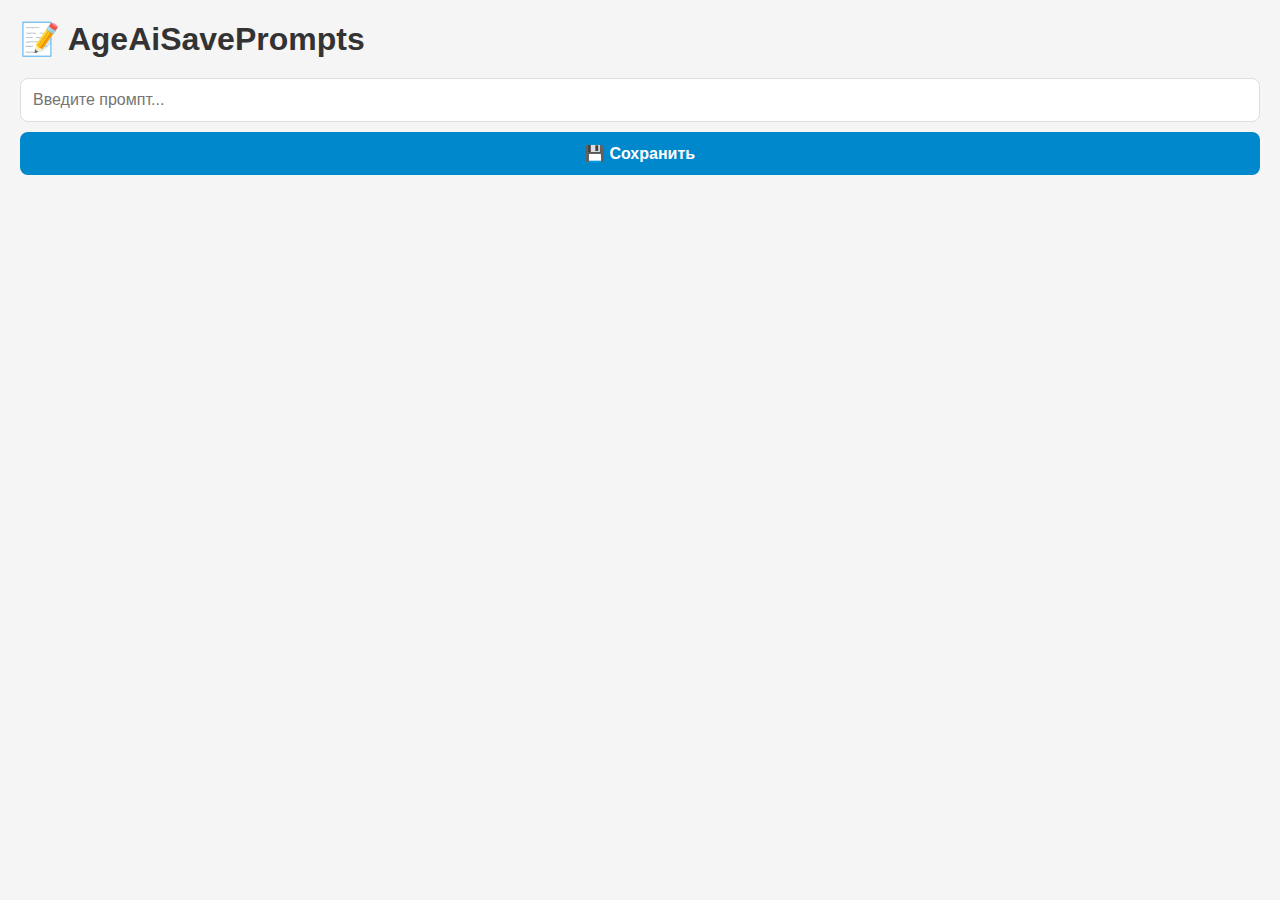
<file: indxCopy.html>
<!DOCTYPE html>
<html>

<head>
    <meta charset="UTF-8" />
    <meta name="viewport" content="width=device-width, initial-scale=1" />
    <title>AgeAiSavePrompts</title>
    <script src="https://telegram.org/js/telegram-web-app.js"></script>
    <style>
        * {
            margin: 0;
            padding: 0;
            box-sizing: border-box;
        }

        body {
            font-family: Arial, sans-serif;
            padding: 20px;
            background: #f5f5f5;
        }

        h1 {
            margin-bottom: 20px;
            color: #333;
        }

        input {
            width: 100%;
            padding: 12px;
            margin-bottom: 10px;
            border: 1px solid #ddd;
            border-radius: 8px;
            font-size: 16px;
        }

        button {
            width: 100%;
            padding: 12px;
            background: #0088cc;
            color: white;
            border: none;
            border-radius: 8px;
            font-size: 16px;
            cursor: pointer;
            font-weight: bold;
        }

        button:hover {
            background: #006fa3;
        }

        .prompt-item {
            background: white;
            padding: 12px;
            margin: 10px 0;
            border-radius: 8px;
            border-left: 4px solid #0088cc;
            display: flex;
            justify-content: space-between;
            align-items: center;
        }

        .delete-btn {
            background: #ff4444;
            padding: 6px 12px;
            font-size: 14px;
            width: auto;
        }
    </style>
</head>

<body>
    <h1>📝 AgeAiSavePrompts</h1>

    <input type="text" id="promptInput" placeholder="Введите промпт..." />
    <button onclick="addPrompt()">💾 Сохранить</button>

    <div id="promptsList"></div>

    <script>
        // Загружаем сохранённые промпты
        function loadPrompts() {
            const prompts = JSON.parse(localStorage.getItem('prompts') || '[]');
            const list = document.getElementById('promptsList');
            list.innerHTML = '';

            prompts.forEach((p, i) => {
                const div = document.createElement('div');
                div.className = 'prompt-item';
                div.innerHTML = `
          <span>${p}</span>
          <button class="delete-btn" onclick="deletePrompt(${i})">Удалить</button>
        `;
                list.appendChild(div);
            });
        }

        // Добавляем промпт
        function addPrompt() {
            const input = document.getElementById('promptInput');
            const prompt = input.value.trim();

            if (!prompt) {
                alert('Введите промпт!');
                return;
            }

            const prompts = JSON.parse(localStorage.getItem('prompts') || '[]');
            prompts.unshift(prompt); // Добавляем в начало
            localStorage.setItem('prompts', JSON.stringify(prompts));

            input.value = '';
            loadPrompts();
        }

        // Удаляем промпт
        function deletePrompt(index) {
            const prompts = JSON.parse(localStorage.getItem('prompts') || '[]');
            prompts.splice(index, 1);
            localStorage.setItem('prompts', JSON.stringify(prompts));
            loadPrompts();
        }

        // При загрузке показываем промпты
        loadPrompts();
    </script>
</body>

</html>
</file>
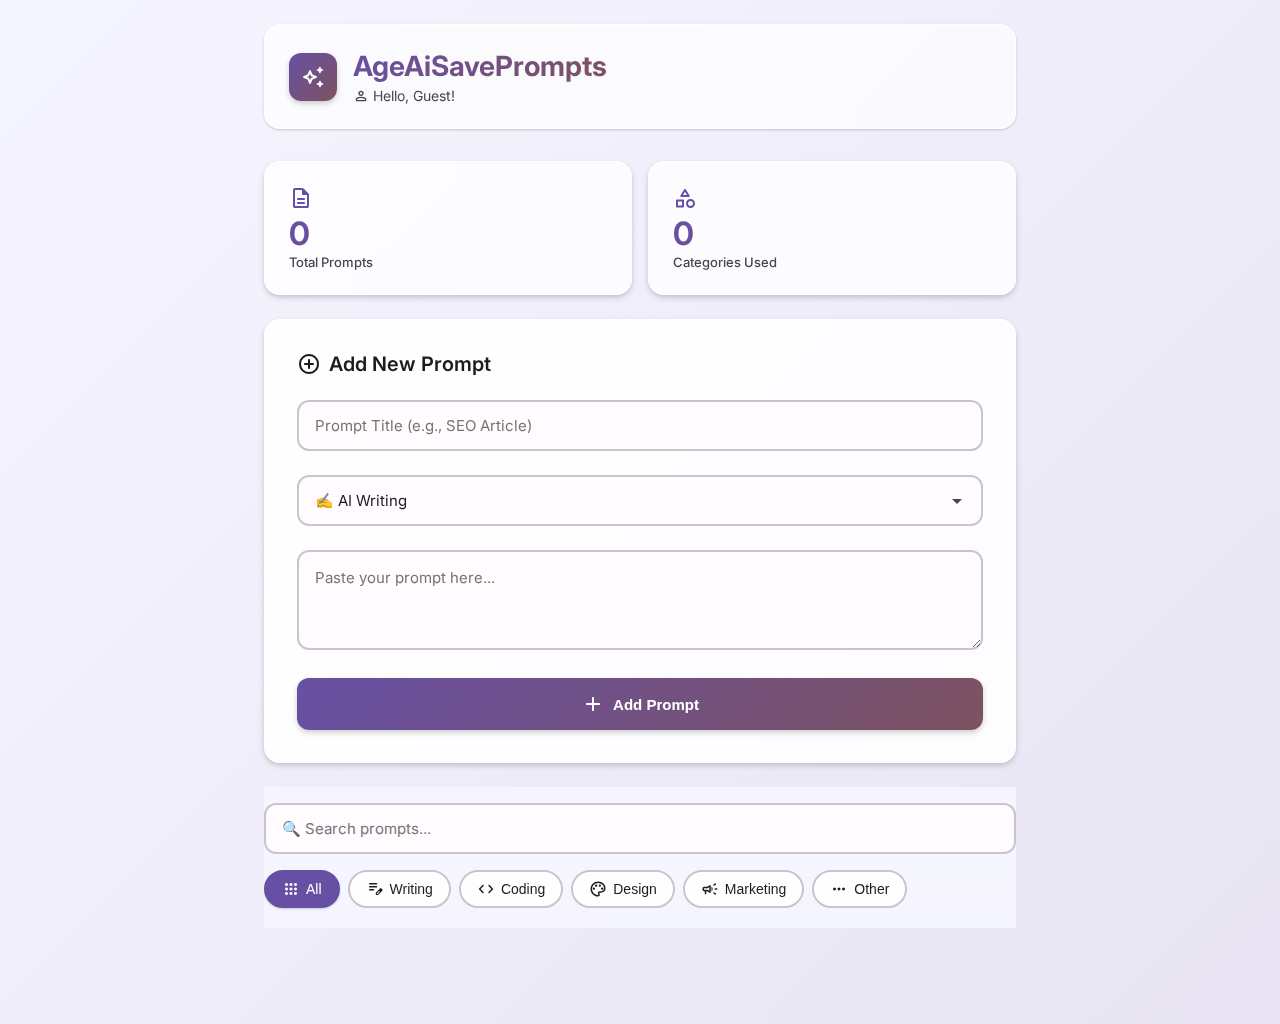
<file: IndxLocalStrg.html>
<!DOCTYPE html>
<html lang="en">

<head>
    <meta charset="UTF-8">
    <meta name="viewport" content="width=device-width, initial-scale=1.0, maximum-scale=1.0, user-scalable=no">
    <title>AgeAiSavePrompts - Prompt Manager</title>
    <script src="https://telegram.org/js/telegram-web-app.js"></script>

    <!-- Google Fonts - Inter -->
    <link rel="preconnect" href="https://fonts.googleapis.com">
    <link rel="preconnect" href="https://fonts.gstatic.com" crossorigin>
    <link href="https://fonts.googleapis.com/css2?family=Inter:wght@300;400;500;600;700&display=swap" rel="stylesheet">

    <!-- Material Icons -->
    <link
        href="https://fonts.googleapis.com/css2?family=Material+Symbols+Rounded:opsz,wght,FILL,GRAD@20..48,100..700,0..1,-50..200"
        rel="stylesheet">

    <style>
        /* --- MATERIAL DESIGN 3 VARIABLES --- */
        :root {
            /* Material Design 3 Color Palette - Light Theme */
            --md-primary: #6750A4;
            --md-primary-container: #EADDFF;
            --md-on-primary: #FFFFFF;
            --md-on-primary-container: #21005D;

            --md-secondary: #625B71;
            --md-secondary-container: #E8DEF8;
            --md-on-secondary: #FFFFFF;
            --md-on-secondary-container: #1D192B;

            --md-tertiary: #7D5260;
            --md-tertiary-container: #FFD8E4;
            --md-on-tertiary: #FFFFFF;

            --md-surface: #FFFBFE;
            --md-surface-variant: #E7E0EC;
            --md-on-surface: #1C1B1F;
            --md-on-surface-variant: #49454F;

            --md-background: #F5F5FF;
            --md-on-background: #1C1B1F;

            --md-error: #B3261E;
            --md-error-container: #F9DEDC;
            --md-on-error: #FFFFFF;

            --md-success: #2E7D32;
            --md-success-container: #C8E6C9;

            --md-outline: #79747E;
            --md-outline-variant: #CAC4D0;

            /* Telegram theme overrides (will be set dynamically) */
            --tg-theme-bg-color: var(--md-surface);
            --tg-theme-secondary-bg-color: var(--md-background);
            --tg-theme-text-color: var(--md-on-surface);
            --tg-theme-hint-color: var(--md-on-surface-variant);
            --tg-theme-link-color: var(--md-primary);
            --tg-theme-button-color: var(--md-primary);
            --tg-theme-button-text-color: var(--md-on-primary);

            /* Material Design Elevation Shadows */
            --md-elevation-1: 0 1px 2px rgba(0, 0, 0, 0.08), 0 1px 3px rgba(0, 0, 0, 0.12);
            --md-elevation-2: 0 2px 4px rgba(0, 0, 0, 0.08), 0 3px 6px rgba(0, 0, 0, 0.12);
            --md-elevation-3: 0 4px 8px rgba(0, 0, 0, 0.08), 0 6px 12px rgba(0, 0, 0, 0.12);
            --md-elevation-4: 0 8px 16px rgba(0, 0, 0, 0.08), 0 12px 24px rgba(0, 0, 0, 0.12);

            /* Typography */
            --font-family: 'Inter', -apple-system, BlinkMacSystemFont, 'Segoe UI', Roboto, sans-serif;

            /* Spacing */
            --spacing-xs: 4px;
            --spacing-sm: 8px;
            --spacing-md: 16px;
            --spacing-lg: 24px;
            --spacing-xl: 32px;

            /* Border Radius */
            --radius-sm: 8px;
            --radius-md: 12px;
            --radius-lg: 16px;
            --radius-xl: 24px;
            --radius-full: 9999px;

            /* Transitions */
            --transition-fast: 150ms cubic-bezier(0.4, 0, 0.2, 1);
            --transition-base: 250ms cubic-bezier(0.4, 0, 0.2, 1);
            --transition-slow: 350ms cubic-bezier(0.4, 0, 0.2, 1);
        }

        /* --- MATERIAL ICONS STYLING --- */
        .material-symbols-rounded {
            font-variation-settings: 'FILL' 0, 'wght' 400, 'GRAD' 0, 'opsz' 24;
            vertical-align: middle;
            user-select: none;
        }

        /* --- GLOBAL STYLES --- */
        * {
            box-sizing: border-box;
            margin: 0;
            padding: 0;
        }

        body {
            background: linear-gradient(135deg, var(--md-background) 0%, #E8E4F3 100%);
            color: var(--md-on-background);
            font-family: var(--font-family);
            -webkit-font-smoothing: antialiased;
            -moz-osx-font-smoothing: grayscale;
            min-height: 100vh;
            transition: background 0.3s ease;
        }

        /* --- LAYOUT --- */
        .container {
            max-width: 800px;
            margin: 0 auto;
            padding: var(--spacing-lg);
            padding-bottom: 80px;
        }

        /* --- HEADER --- */
        header {
            margin-bottom: var(--spacing-xl);
            padding: var(--spacing-lg);
            background: rgba(255, 255, 255, 0.7);
            backdrop-filter: blur(20px);
            border-radius: var(--radius-lg);
            box-shadow: var(--md-elevation-1);
            border: 1px solid rgba(255, 255, 255, 0.8);
        }

        .header-content {
            display: flex;
            align-items: center;
            gap: var(--spacing-md);
        }

        .header-icon {
            width: 48px;
            height: 48px;
            background: linear-gradient(135deg, var(--md-primary) 0%, var(--md-tertiary) 100%);
            border-radius: var(--radius-md);
            display: flex;
            align-items: center;
            justify-content: center;
            color: white;
            font-size: 28px;
            box-shadow: var(--md-elevation-2);
        }

        .header-text h1 {
            font-size: 1.75rem;
            font-weight: 700;
            background: linear-gradient(135deg, var(--md-primary) 0%, var(--md-tertiary) 100%);
            -webkit-background-clip: text;
            -webkit-text-fill-color: transparent;
            background-clip: text;
            margin-bottom: 4px;
        }

        .user-greeting {
            font-size: 0.875rem;
            color: var(--md-on-surface-variant);
            display: flex;
            align-items: center;
            gap: 4px;
        }

        /* --- STATS SECTION --- */
        .stats-grid {
            display: grid;
            grid-template-columns: repeat(2, 1fr);
            gap: var(--spacing-md);
            margin-bottom: var(--spacing-lg);
        }

        .stat-card {
            background: rgba(255, 255, 255, 0.8);
            backdrop-filter: blur(10px);
            padding: var(--spacing-lg);
            border-radius: var(--radius-lg);
            border: 1px solid rgba(255, 255, 255, 0.9);
            box-shadow: var(--md-elevation-2);
            transition: all var(--transition-base);
            position: relative;
            overflow: hidden;
        }

        .stat-card::before {
            content: '';
            position: absolute;
            top: 0;
            left: 0;
            right: 0;
            height: 3px;
            background: linear-gradient(90deg, var(--md-primary), var(--md-tertiary));
            opacity: 0;
            transition: opacity var(--transition-base);
        }

        .stat-card:hover {
            transform: translateY(-2px);
            box-shadow: var(--md-elevation-3);
        }

        .stat-card:hover::before {
            opacity: 1;
        }

        .stat-header {
            display: flex;
            align-items: center;
            gap: var(--spacing-sm);
            margin-bottom: var(--spacing-sm);
        }

        .stat-icon {
            color: var(--md-primary);
            font-size: 24px;
        }

        .stat-value {
            font-size: 2rem;
            font-weight: 700;
            background: linear-gradient(135deg, var(--md-primary) 0%, var(--md-tertiary) 100%);
            -webkit-background-clip: text;
            -webkit-text-fill-color: transparent;
            background-clip: text;
            line-height: 1;
        }

        .stat-label {
            font-size: 0.813rem;
            color: var(--md-on-surface-variant);
            font-weight: 500;
            margin-top: var(--spacing-xs);
        }

        /* --- CARD STYLES --- */
        .card {
            background: rgba(255, 255, 255, 0.9);
            backdrop-filter: blur(20px);
            padding: var(--spacing-xl);
            border-radius: var(--radius-lg);
            box-shadow: var(--md-elevation-2);
            border: 1px solid rgba(255, 255, 255, 0.95);
            margin-bottom: var(--spacing-lg);
            transition: box-shadow var(--transition-base);
        }

        .card:hover {
            box-shadow: var(--md-elevation-3);
        }

        .card-title {
            font-size: 1.25rem;
            font-weight: 600;
            color: var(--md-on-surface);
            margin-bottom: var(--spacing-lg);
            display: flex;
            align-items: center;
            gap: var(--spacing-sm);
        }

        /* --- FORM ELEMENTS --- */
        .form-group {
            margin-bottom: var(--spacing-lg);
        }

        .input-wrapper {
            position: relative;
        }

        .input-icon {
            position: absolute;
            left: 14px;
            top: 50%;
            transform: translateY(-50%);
            color: var(--md-on-surface-variant);
            pointer-events: none;
            font-size: 20px;
        }

        input[type="text"],
        textarea,
        select {
            width: 100%;
            padding: 14px 16px;
            border: 2px solid var(--md-outline-variant);
            background-color: var(--md-surface);
            color: var(--md-on-surface);
            border-radius: var(--radius-md);
            font-size: 0.938rem;
            font-family: inherit;
            font-weight: 400;
            transition: all var(--transition-base);
            outline: none;
        }

        input[type="text"]:focus,
        textarea:focus,
        select:focus {
            border-color: var(--md-primary);
            box-shadow: 0 0 0 3px rgba(103, 80, 164, 0.1);
        }

        textarea {
            resize: vertical;
            min-height: 100px;
            padding-top: 14px;
            line-height: 1.6;
        }

        select {
            cursor: pointer;
            appearance: none;
            background-image: url("data:image/svg+xml,%3Csvg xmlns='http://www.w3.org/2000/svg' width='24' height='24' viewBox='0 0 24 24'%3E%3Cpath fill='%2349454F' d='M7 10l5 5 5-5z'/%3E%3C/svg%3E");
            background-repeat: no-repeat;
            background-position: right 12px center;
            padding-right: 40px;
        }

        /* --- BUTTONS --- */
        button.btn-primary {
            background: linear-gradient(135deg, var(--md-primary) 0%, var(--md-tertiary) 100%);
            color: var(--md-on-primary);
            border: none;
            padding: 14px 24px;
            border-radius: var(--radius-md);
            font-weight: 600;
            font-size: 0.938rem;
            cursor: pointer;
            width: 100%;
            transition: all var(--transition-base);
            display: flex;
            justify-content: center;
            align-items: center;
            gap: var(--spacing-sm);
            box-shadow: var(--md-elevation-2);
            position: relative;
            overflow: hidden;
        }

        button.btn-primary::before {
            content: '';
            position: absolute;
            top: 0;
            left: 0;
            right: 0;
            bottom: 0;
            background: rgba(255, 255, 255, 0.1);
            opacity: 0;
            transition: opacity var(--transition-fast);
        }

        button.btn-primary:hover::before {
            opacity: 1;
        }

        button.btn-primary:active {
            transform: scale(0.98);
            box-shadow: var(--md-elevation-1);
        }

        /* --- SEARCH & FILTERS --- */
        .controls {
            position: sticky;
            top: 0;
            background: linear-gradient(180deg, var(--md-background) 0%, rgba(245, 245, 255, 0.95) 100%);
            backdrop-filter: blur(10px);
            z-index: 10;
            padding: var(--spacing-md) 0;
            margin-bottom: var(--spacing-md);
        }

        .search-bar {
            margin-bottom: var(--spacing-md);
        }

        .category-filters {
            display: flex;
            overflow-x: auto;
            gap: var(--spacing-sm);
            padding-bottom: var(--spacing-xs);
            scrollbar-width: none;
        }

        .category-filters::-webkit-scrollbar {
            display: none;
        }

        .filter-chip {
            background: rgba(255, 255, 255, 0.9);
            color: var(--md-on-surface);
            border: 2px solid var(--md-outline-variant);
            padding: 8px 16px;
            border-radius: var(--radius-full);
            font-size: 0.875rem;
            font-weight: 500;
            white-space: nowrap;
            cursor: pointer;
            transition: all var(--transition-base);
            display: flex;
            align-items: center;
            gap: 6px;
        }

        .filter-chip:hover {
            border-color: var(--md-primary);
            background: rgba(103, 80, 164, 0.05);
        }

        .filter-chip.active {
            background: var(--md-primary);
            color: var(--md-on-primary);
            border-color: var(--md-primary);
            box-shadow: var(--md-elevation-1);
        }

        /* --- PROMPT ITEMS --- */
        .prompt-item {
            background: rgba(255, 255, 255, 0.95);
            backdrop-filter: blur(10px);
            border-radius: var(--radius-lg);
            padding: var(--spacing-lg);
            margin-bottom: var(--spacing-md);
            box-shadow: var(--md-elevation-1);
            border: 1px solid rgba(255, 255, 255, 0.9);
            animation: slideIn 0.3s cubic-bezier(0.4, 0, 0.2, 1);
            transition: all var(--transition-base);
            position: relative;
            overflow: hidden;
        }

        .prompt-item::before {
            content: '';
            position: absolute;
            left: 0;
            top: 0;
            bottom: 0;
            width: 4px;
            background: linear-gradient(180deg, var(--md-primary), var(--md-tertiary));
            opacity: 0;
            transition: opacity var(--transition-base);
        }

        .prompt-item:hover {
            box-shadow: var(--md-elevation-3);
            transform: translateY(-2px);
        }

        .prompt-item:hover::before {
            opacity: 1;
        }

        @keyframes slideIn {
            from {
                opacity: 0;
                transform: translateY(20px);
            }

            to {
                opacity: 1;
                transform: translateY(0);
            }
        }

        .prompt-header {
            display: flex;
            justify-content: space-between;
            align-items: flex-start;
            margin-bottom: var(--spacing-md);
            gap: var(--spacing-md);
        }

        .prompt-title {
            font-weight: 600;
            font-size: 1.125rem;
            color: var(--md-on-surface);
            line-height: 1.4;
            flex: 1;
        }

        .prompt-badge {
            font-size: 0.75rem;
            padding: 4px 12px;
            border-radius: var(--radius-full);
            background: var(--md-secondary-container);
            color: var(--md-on-secondary-container);
            font-weight: 600;
            text-transform: uppercase;
            letter-spacing: 0.5px;
            white-space: nowrap;
        }

        .prompt-content {
            font-size: 0.938rem;
            line-height: 1.6;
            white-space: pre-wrap;
            margin-bottom: var(--spacing-md);
            color: var(--md-on-surface-variant);
        }

        .prompt-footer {
            display: flex;
            justify-content: space-between;
            align-items: center;
            padding-top: var(--spacing-md);
            border-top: 1px solid var(--md-outline-variant);
        }

        .prompt-date {
            font-size: 0.813rem;
            color: var(--md-on-surface-variant);
            display: flex;
            align-items: center;
            gap: 4px;
        }

        .action-buttons {
            display: flex;
            gap: var(--spacing-sm);
        }

        .btn-icon {
            background: transparent;
            border: none;
            cursor: pointer;
            padding: 8px;
            border-radius: var(--radius-sm);
            transition: all var(--transition-fast);
            display: flex;
            align-items: center;
            justify-content: center;
            color: var(--md-on-surface-variant);
            font-size: 20px;
        }

        .btn-icon:hover {
            background: rgba(103, 80, 164, 0.08);
        }

        .btn-copy {
            color: var(--md-primary);
        }

        .btn-copy:hover {
            background: rgba(103, 80, 164, 0.12);
        }

        .btn-delete {
            color: var(--md-error);
        }

        .btn-delete:hover {
            background: rgba(179, 38, 30, 0.08);
        }

        /* --- EMPTY STATE --- */
        .empty-state {
            text-align: center;
            padding: var(--spacing-xl) var(--spacing-lg);
            color: var(--md-on-surface-variant);
        }

        .empty-state-icon {
            font-size: 4rem;
            margin-bottom: var(--spacing-md);
            opacity: 0.3;
            color: var(--md-primary);
        }

        .empty-state p {
            font-size: 1rem;
            font-weight: 500;
        }

        /* --- TOAST NOTIFICATION --- */
        #toast {
            visibility: hidden;
            min-width: 280px;
            background: rgba(28, 27, 31, 0.95);
            backdrop-filter: blur(10px);
            color: #fff;
            text-align: center;
            border-radius: var(--radius-md);
            padding: 14px 20px;
            position: fixed;
            z-index: 100;
            left: 50%;
            bottom: 30px;
            transform: translateX(-50%);
            font-size: 0.938rem;
            font-weight: 500;
            opacity: 0;
            transition: all var(--transition-base);
            box-shadow: var(--md-elevation-4);
            display: flex;
            align-items: center;
            justify-content: center;
            gap: var(--spacing-sm);
        }

        #toast.show {
            visibility: visible;
            opacity: 1;
            bottom: 50px;
        }

        /* --- RESPONSIVE --- */
        @media (max-width: 600px) {
            .container {
                padding: var(--spacing-md);
            }

            header {
                padding: var(--spacing-md);
            }

            .header-text h1 {
                font-size: 1.5rem;
            }

            .stat-value {
                font-size: 1.75rem;
            }

            .card {
                padding: var(--spacing-lg);
            }
        }
    </style>
</head>

<body>

    <div id="app" class="container">
        <header>
            <div class="header-content">
                <div class="header-icon">
                    <span class="material-symbols-rounded">auto_awesome</span>
                </div>
                <div class="header-text">
                    <h1>AgeAiSavePrompts</h1>
                    <div id="user-greeting" class="user-greeting">
                        <span class="material-symbols-rounded" style="font-size: 16px;">person</span>
                        Hello, Guest!
                    </div>
                </div>
            </div>
        </header>

        <section class="stats-grid">
            <div class="stat-card">
                <div class="stat-header">
                    <span class="material-symbols-rounded stat-icon">description</span>
                </div>
                <div class="stat-value" id="total-count">0</div>
                <div class="stat-label">Total Prompts</div>
            </div>
            <div class="stat-card">
                <div class="stat-header">
                    <span class="material-symbols-rounded stat-icon">category</span>
                </div>
                <div class="stat-value" id="categories-count">0</div>
                <div class="stat-label">Categories Used</div>
            </div>
        </section>

        <section class="card">
            <h2 class="card-title">
                <span class="material-symbols-rounded">add_circle</span>
                Add New Prompt
            </h2>
            <div class="form-group">
                <input type="text" id="prompt-title" placeholder="Prompt Title (e.g., SEO Article)" maxlength="50">
            </div>
            <div class="form-group">
                <select id="prompt-category">
                    <option value="AI Writing">✍️ AI Writing</option>
                    <option value="Coding">💻 Coding</option>
                    <option value="Design">🎨 Design</option>
                    <option value="Marketing">📢 Marketing</option>
                    <option value="Other">🧩 Other</option>
                </select>
            </div>
            <div class="form-group">
                <textarea id="prompt-content" placeholder="Paste your prompt here..."></textarea>
            </div>
            <button id="add-btn" class="btn-primary">
                <span class="material-symbols-rounded">add</span>
                <span>Add Prompt</span>
            </button>
        </section>

        <section class="controls">
            <div class="search-bar">
                <input type="text" id="search-input" placeholder="🔍 Search prompts...">
            </div>
            <div class="category-filters" id="filter-container">
                <button class="filter-chip active" data-filter="all">
                    <span class="material-symbols-rounded" style="font-size: 18px;">apps</span>
                    All
                </button>
                <button class="filter-chip" data-filter="AI Writing">
                    <span class="material-symbols-rounded" style="font-size: 18px;">edit_note</span>
                    Writing
                </button>
                <button class="filter-chip" data-filter="Coding">
                    <span class="material-symbols-rounded" style="font-size: 18px;">code</span>
                    Coding
                </button>
                <button class="filter-chip" data-filter="Design">
                    <span class="material-symbols-rounded" style="font-size: 18px;">palette</span>
                    Design
                </button>
                <button class="filter-chip" data-filter="Marketing">
                    <span class="material-symbols-rounded" style="font-size: 18px;">campaign</span>
                    Marketing
                </button>
                <button class="filter-chip" data-filter="Other">
                    <span class="material-symbols-rounded" style="font-size: 18px;">more_horiz</span>
                    Other
                </button>
            </div>
        </section>

        <div id="prompts-list">
        </div>

    </div>

    <div id="toast">
        <span class="material-symbols-rounded" style="font-size: 20px;">check_circle</span>
        Copied to clipboard!
    </div>

    <script>
        /**
         * App Logic using ES6+ Classes
         */
        class PromptApp {
            constructor() {
                this.tg = window.Telegram.WebApp;
                this.prompts = [];
                this.currentFilter = 'all';
                this.searchTerm = '';
                this.storageKey = 'ageai_prompts_data';
                this.maxPrompts = 50;

                // DOM Elements
                this.dom = {
                    titleInput: document.getElementById('prompt-title'),
                    contentInput: document.getElementById('prompt-content'),
                    categorySelect: document.getElementById('prompt-category'),
                    addBtn: document.getElementById('add-btn'),
                    listContainer: document.getElementById('prompts-list'),
                    filterContainer: document.getElementById('filter-container'),
                    searchInput: document.getElementById('search-input'),
                    greeting: document.getElementById('user-greeting'),
                    totalCount: document.getElementById('total-count'),
                    catCount: document.getElementById('categories-count'),
                    toast: document.getElementById('toast')
                };

                this.init();
            }

            init() {
                // 1. Initialize Telegram Web App
                this.tg.ready();
                this.tg.expand(); // Open full height

                // Set colors based on Telegram theme
                document.documentElement.style.setProperty('--tg-theme-bg-color', this.tg.backgroundColor || '#ffffff');
                document.documentElement.style.setProperty('--tg-theme-text-color', this.tg.textColor || '#000000');

                // 2. User Greeting
                if (this.tg.initDataUnsafe && this.tg.initDataUnsafe.user) {
                    const user = this.tg.initDataUnsafe.user;
                    this.dom.greeting.innerHTML = `<span class="material-symbols-rounded" style="font-size: 16px;">person</span> Hello, ${user.first_name}!`;
                    this.userId = user.id;
                } else {
                    this.userId = 'local-dev-user'; // Fallback for browser testing
                }

                // 3. Load Data
                this.loadPrompts();

                // 4. Event Listeners
                this.bindEvents();

                // 5. Initial Render
                this.render();

                // 6. Sync across tabs
                window.addEventListener('storage', (e) => {
                    if (e.key === this.storageKey) {
                        this.loadPrompts();
                        this.render();
                    }
                });
            }

            bindEvents() {
                // Add Prompt
                this.dom.addBtn.addEventListener('click', () => this.handleAdd());

                // Enter key shortcut for inputs
                this.dom.titleInput.addEventListener('keypress', (e) => {
                    if (e.key === 'Enter') this.dom.contentInput.focus();
                });

                // Search
                this.dom.searchInput.addEventListener('input', (e) => {
                    this.searchTerm = e.target.value.toLowerCase();
                    this.render();
                });

                // Filters
                this.dom.filterContainer.addEventListener('click', (e) => {
                    if (e.target.classList.contains('filter-chip') || e.target.closest('.filter-chip')) {
                        const chip = e.target.classList.contains('filter-chip') ? e.target : e.target.closest('.filter-chip');

                        // Update UI
                        document.querySelectorAll('.filter-chip').forEach(el => el.classList.remove('active'));
                        chip.classList.add('active');

                        // Update Logic
                        this.currentFilter = chip.dataset.filter;
                        this.render();
                    }
                });

                // Dynamic List Events (Delete & Copy) via Delegation
                this.dom.listContainer.addEventListener('click', (e) => {
                    const target = e.target.closest('button');
                    if (!target) return;

                    const id = target.dataset.id;

                    if (target.classList.contains('btn-delete')) {
                        this.deletePrompt(id);
                    } else if (target.classList.contains('btn-copy')) {
                        const text = target.dataset.text;
                        this.copyToClipboard(text);
                    }
                });
            }

            loadPrompts() {
                const data = localStorage.getItem(this.storageKey);
                this.prompts = data ? JSON.parse(data) : [];
            }

            savePrompts() {
                localStorage.setItem(this.storageKey, JSON.stringify(this.prompts));
                this.updateStats();
            }

            handleAdd() {
                const title = this.dom.titleInput.value.trim();
                const content = this.dom.contentInput.value.trim();
                const category = this.dom.categorySelect.value;

                if (!title || !content) {
                    this.tg.showAlert('Please fill in both title and prompt content.');
                    return;
                }

                if (this.prompts.length >= this.maxPrompts) {
                    this.tg.showAlert(`Limit reached (${this.maxPrompts} prompts). Please delete some first.`);
                    return;
                }

                const newPrompt = {
                    id: Date.now().toString(36) + Math.random().toString(36).substr(2),
                    title,
                    content,
                    category,
                    createdAt: new Date().toISOString(),
                    userId: this.userId
                };

                this.prompts.unshift(newPrompt); // Add to top
                this.savePrompts();
                this.render();

                // Reset form
                this.dom.titleInput.value = '';
                this.dom.contentInput.value = '';

                // Haptic feedback
                if (this.tg.HapticFeedback) this.tg.HapticFeedback.notificationOccurred('success');
            }

            deletePrompt(id) {
                this.tg.showConfirm('Are you sure you want to delete this prompt?', (confirmed) => {
                    if (confirmed) {
                        this.prompts = this.prompts.filter(p => p.id !== id);
                        this.savePrompts();
                        this.render();
                        if (this.tg.HapticFeedback) this.tg.HapticFeedback.notificationOccurred('warning');
                    }
                });
            }

            copyToClipboard(text) {
                navigator.clipboard.writeText(text).then(() => {
                    this.showToast('Prompt copied to clipboard!');
                    if (this.tg.HapticFeedback) this.tg.HapticFeedback.selectionChanged();
                }).catch(err => {
                    console.error('Failed to copy: ', err);
                    this.showToast('Failed to copy');
                });
            }

            showToast(message) {
                this.dom.toast.innerHTML = `<span class="material-symbols-rounded" style="font-size: 20px;">check_circle</span>${message}`;
                this.dom.toast.className = 'show';
                setTimeout(() => { this.dom.toast.className = this.dom.toast.className.replace('show', ''); }, 3000);
            }

            formatDate(isoString) {
                const date = new Date(isoString);
                return date.toLocaleDateString(undefined, { month: 'short', day: 'numeric', year: 'numeric' });
            }

            updateStats() {
                this.dom.totalCount.textContent = this.prompts.length;
                const uniqueCats = new Set(this.prompts.map(p => p.category));
                this.dom.catCount.textContent = uniqueCats.size;
            }

            render() {
                this.updateStats();
                this.dom.listContainer.innerHTML = '';

                // Filter
                let filtered = this.prompts;
                if (this.currentFilter !== 'all') {
                    filtered = filtered.filter(p => p.category === this.currentFilter);
                }

                // Search
                if (this.searchTerm) {
                    filtered = filtered.filter(p =>
                        p.title.toLowerCase().includes(this.searchTerm) ||
                        p.content.toLowerCase().includes(this.searchTerm)
                    );
                }

                // Empty State
                if (filtered.length === 0) {
                    this.dom.listContainer.innerHTML = `
            <div class="empty-state">
              <div class="empty-state-icon">📭</div>
              <p>${this.prompts.length === 0 ? 'No prompts yet. Add one above!' : 'No prompts found matching filters.'}</p>
            </div>
          `;
                    return;
                }

                // Render Items
                filtered.forEach(prompt => {
                    const el = document.createElement('div');
                    el.className = 'prompt-item';
                    el.innerHTML = `
            <div class="prompt-header">
              <div class="prompt-title">${this.escapeHtml(prompt.title)}</div>
              <span class="prompt-badge">${prompt.category}</span>
            </div>
            <div class="prompt-content">${this.escapeHtml(prompt.content)}</div>
            <div class="prompt-footer">
              <span class="prompt-date">
                <span class="material-symbols-rounded" style="font-size: 14px;">schedule</span>
                ${this.formatDate(prompt.createdAt)}
              </span>
              <div class="action-buttons">
                <button class="btn-icon btn-copy" data-id="${prompt.id}" data-text="${this.escapeHtml(prompt.content)}" title="Copy">
                  <span class="material-symbols-rounded">content_copy</span>
                </button>
                <button class="btn-icon btn-delete" data-id="${prompt.id}" title="Delete">
                  <span class="material-symbols-rounded">delete</span>
                </button>
              </div>
            </div>
          `;
                    this.dom.listContainer.appendChild(el);
                });
            }

            escapeHtml(text) {
                const map = {
                    '&': '&amp;',
                    '<': '&lt;',
                    '>': '&gt;',
                    '"': '&quot;',
                    "'": '&#039;'
                };
                return text.replace(/[&<>"']/g, function (m) { return map[m]; });
            }
        }

        // Initialize App when DOM is ready
        document.addEventListener('DOMContentLoaded', () => {
            new PromptApp();
        });
    </script>

</body>

</html>
</file>
